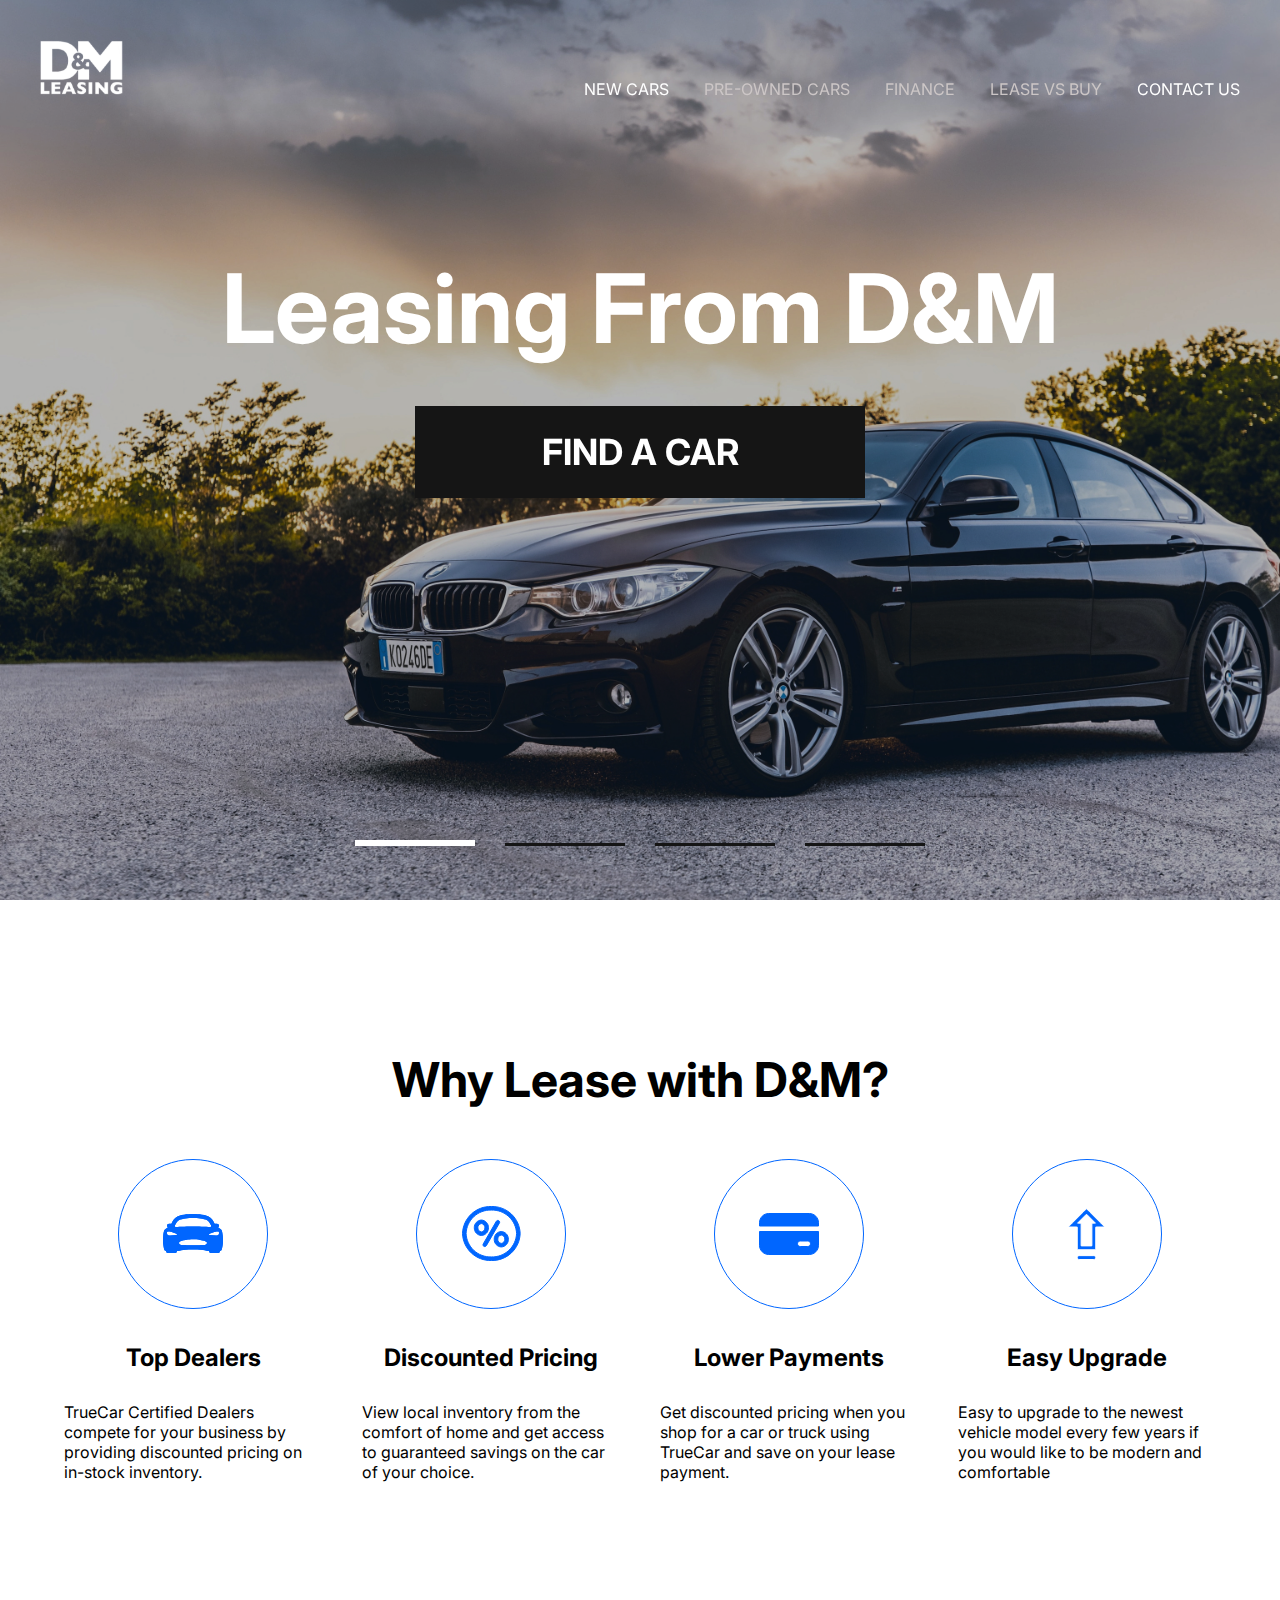
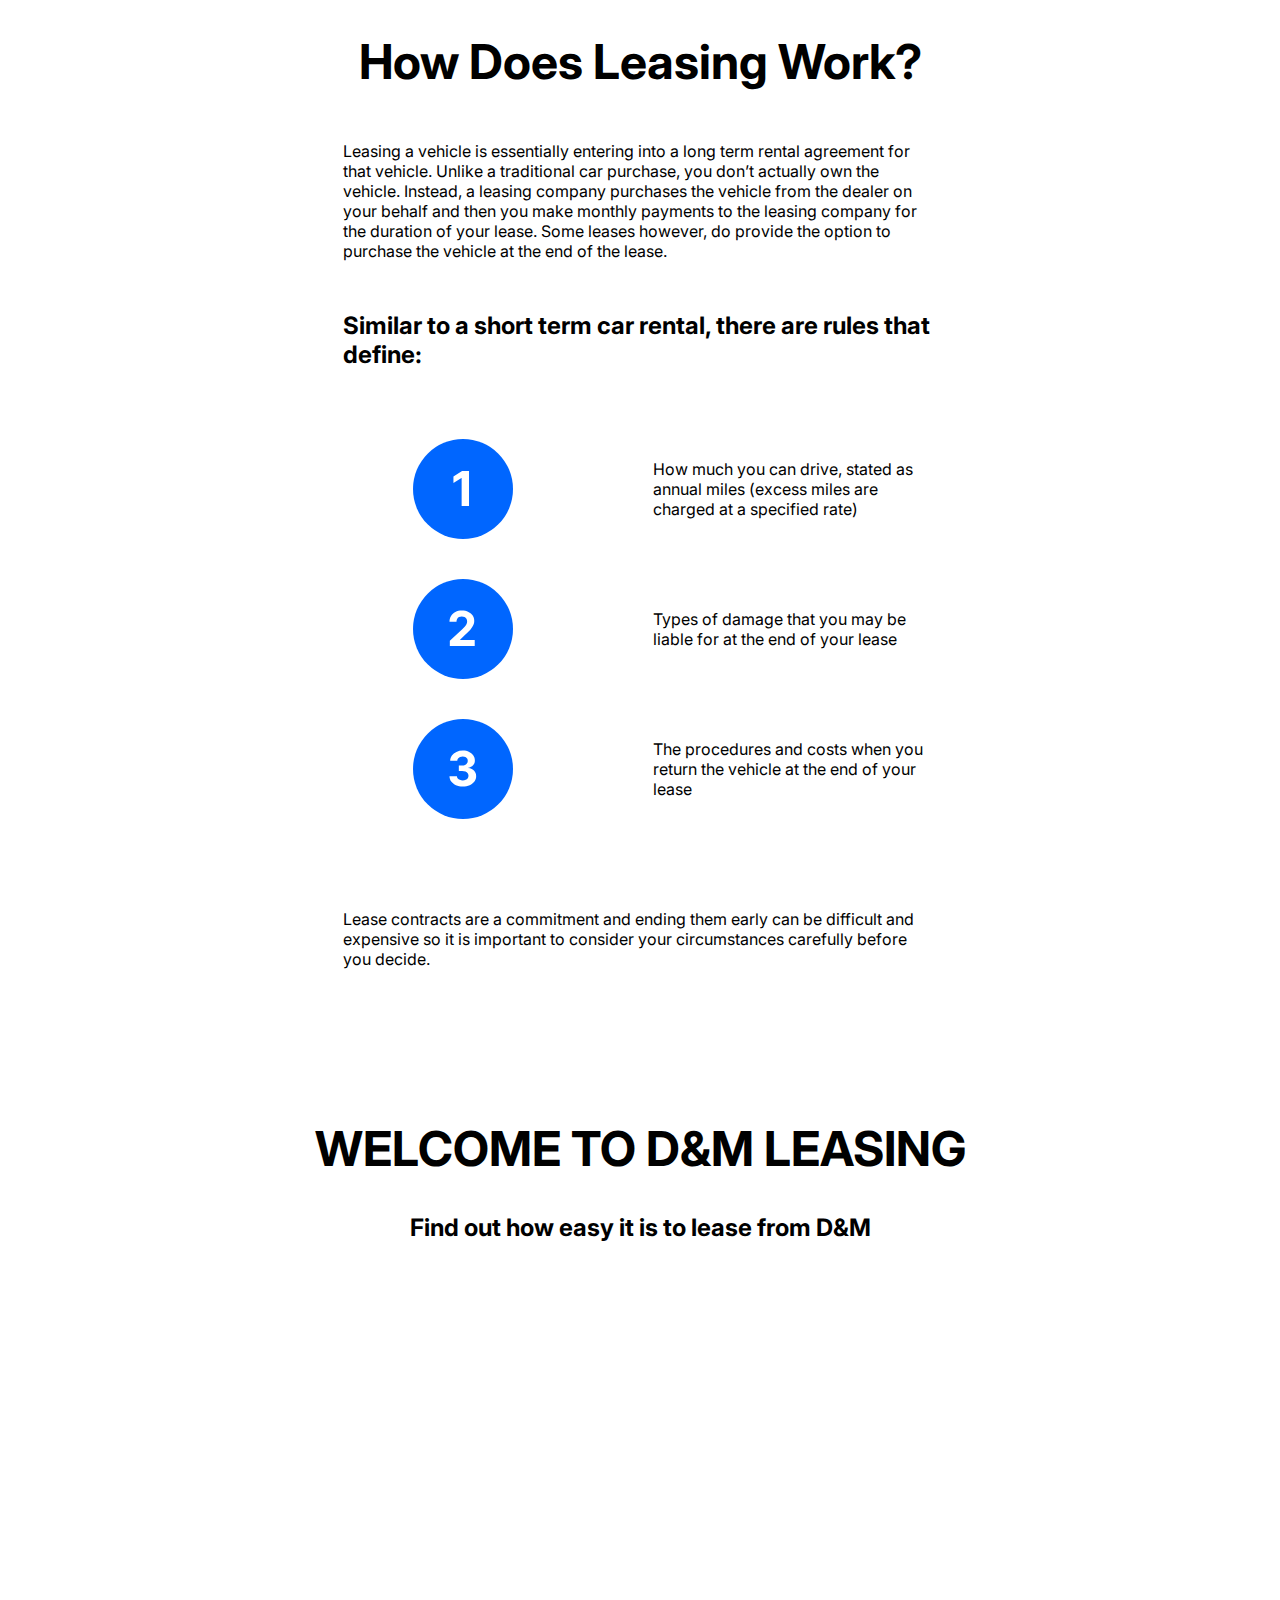
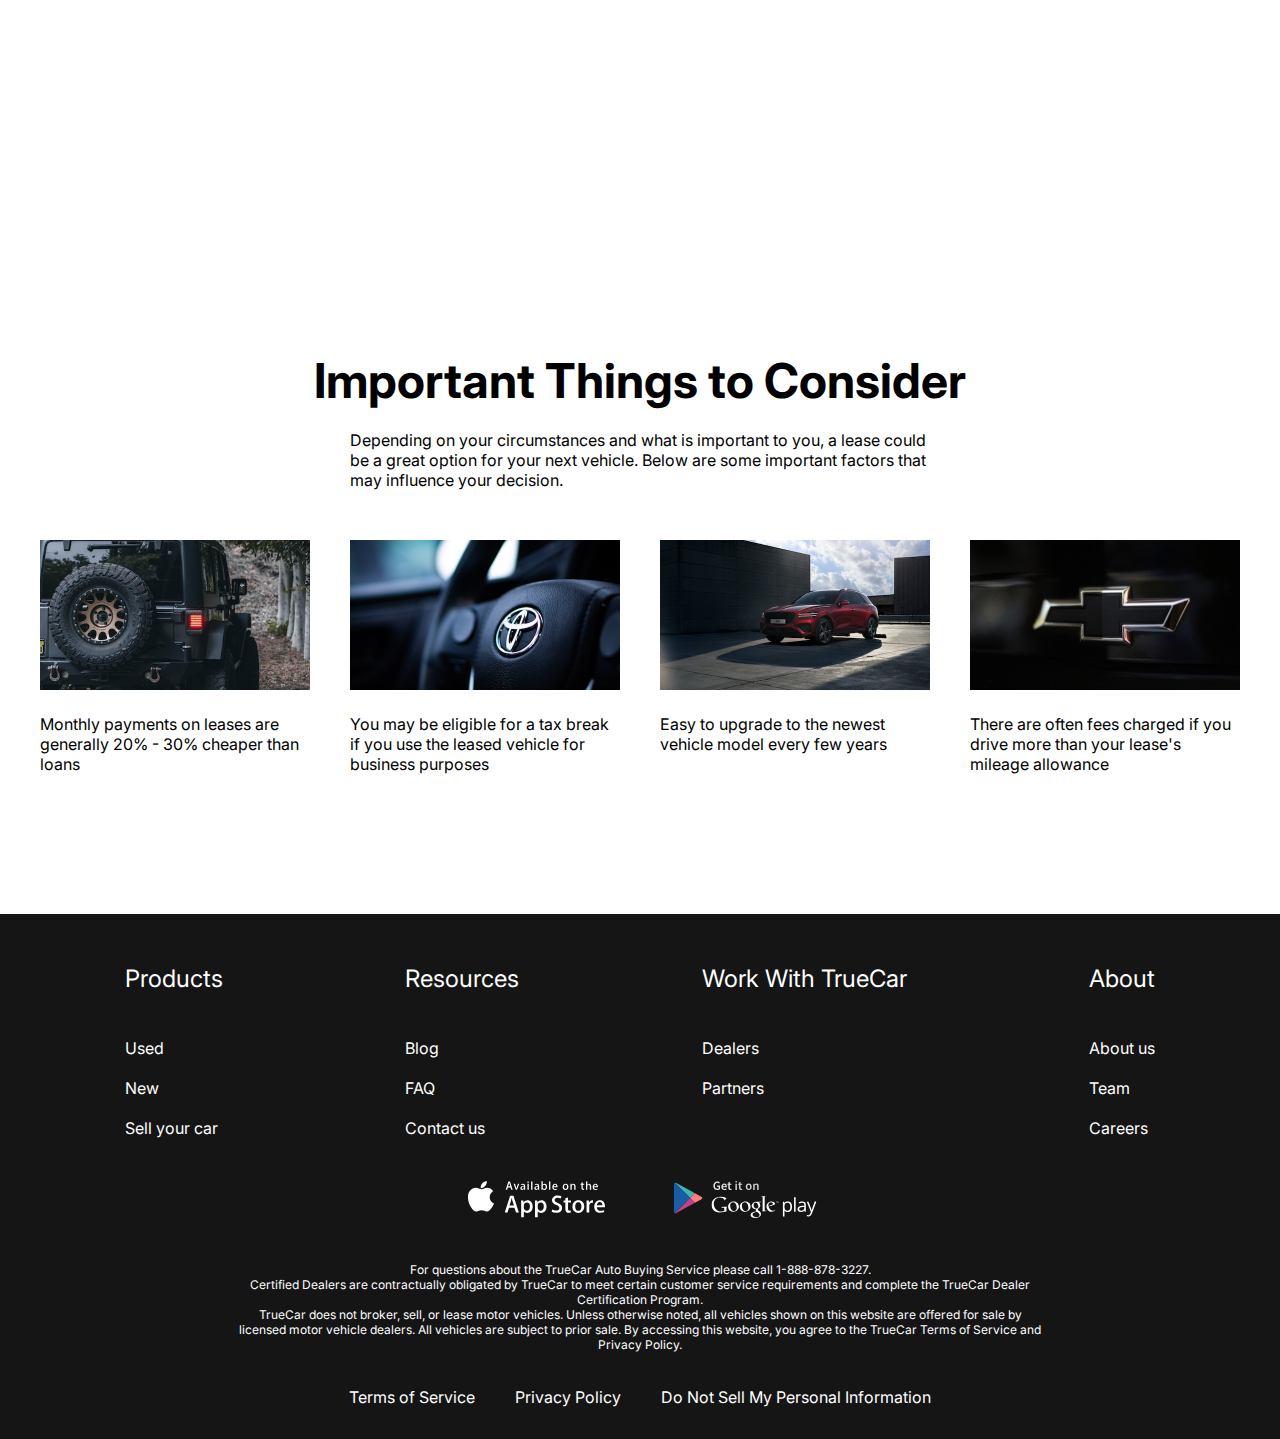
<file: index.html>
<!DOCTYPE html>
<html lang="en">
<head>
    <meta charset="UTF-8">
    <meta http-equiv="X-UA-Compatible" content="IE=edge">
    <meta name="viewport" content="width=device-width, initial-scale=1.0">
    <title>Document</title>
    <link rel="preconnect" href="https://fonts.googleapis.com">
<link rel="preconnect" href="https://fonts.gstatic.com" crossorigin>
<link href="https://fonts.googleapis.com/css2?family=Inter:wght@400;700&display=swap" rel="stylesheet">
<link rel="stylesheet" href="https://cdn.jsdelivr.net/npm/swiper@9/swiper-bundle.min.css"/>   
<link rel="stylesheet" href="assets/css/style.css">
</head>
<body>

    <div class="page">
        <div class="intro">
             <header class="header header_main">
        <div class="container">
            
            <div class="header_inner"> 
                    <a class="logo" href="#" alt="header">
                    <img class="logo_img" src="assets/images/dm-white 1.svg" alt="">
                </a>
                
                <div class="hamburger-lines" id="burger">
                    <span class="line line1"></span>
                    <span class="line line2"></span>
                    <span class="line line3"></span>
                 </div>
                <nav class="menu" id="menu">
                    <ul class="menu_list">
                        <li class="menu_list_item">
                            <a href="new-car.html" class="menu_list_link">New cars</a></li>
                        <li class="menu_list_item">
                            <a href="#" class="menu_list_link menu_list_link--disabled">Pre-owned cars</a></li>
                            <li class="menu_list_item">
                                <a href="#" class="menu_list_link menu_list_link--disabled">Finance</a></li>
                            <li class="menu_list_item">
                                <a href="#" class="menu_list_link menu_list_link--disabled">Lease vs buy</a></li>
                        <li class="menu_list_item">
                            <a href="contacts.html" class="menu_list_link">Contact us</a></li>
                    </ul>
                </nav>
            </div>
            </div>
            </header>
        </div>
    
        <!-- Main -->
    <main class="main">
        <section class="top">
            <div class="container">
                <h1 class="tittle">Leasing From D&M</h1>
                <a href="#" class="top_btn">FIND A CAR</a>
            </div>
        </section>
        <div class="slider">      
            <div class="swiper mySwiper">
                <div class="swiper-wrapper">
                  <div class="swiper-slide" style="background-image: url(assets/images/Rectangle3.jpg);"></div>
                  <div class="swiper-slide" style="background-image: url(assets/images/car2.jpg);"></div>
                  <div class="swiper-slide" style="background-image: url(assets/images/Rectangle3.jpg);"></div>
                  <div class="swiper-slide" style="background-image: url(assets/images/car2.jpg);"></div>
                </div>
                <div class="swiper-pagination"></div>
              </div>
        </div>

        <!-- Why -->
        <section class="section">
            <div class="container">
                <h1 class="section_tittle">Why Lease with D&M?</h2>
                <ul class="why_list">
                    <li class="why_list_item">
                        <img class="why_img" src="assets/images/why1.svg" alt="">
                        <div class="why_list_tittle">Top Dealers</div>
                        <div class="why_list_text">TrueCar Certified Dealers compete 
                            for your business by providing discounted pricing on in-stock inventory.</div>
                    </li>
                    <li class="why_list_item">
                        <img class="why_img" src="assets/images/why2.svg" alt="">
                        <div class="why_list_tittle">Discounted Pricing</div>
                        <div class="why_list_text">View local inventory from the comfort of home and get access to guaranteed savings on the car of your choice.</div>
                    
                    </li>
                    <li class="why_list_item">
                        <img class="why_img" src="assets/images/why3.svg" alt="">
                        <div class="why_list_tittle">Lower Payments</div>
                        <div class="why_list_text">Get discounted pricing when you shop for a car or truck using TrueCar and save on your lease payment.</div>
                    
                    </li>
                    <li class="why_list_item">
                        <img class="why_img" src="assets/images/why4.svg" alt="">
                        <div class="why_list_tittle">Easy Upgrade</div>
                        <div class="why_list_text">Easy to upgrade to the newest vehicle model every few years if you would like to be modern and comfortable</div>
                    
                    </li>
                </ul>
            </div>
        </section>

        <!-- How work -->
        <section class="section">
            <div class="container-work">
                <h2 class="section_tittle">How Does Leasing Work?</h2>
                <p>Leasing a vehicle is essentially entering into a long term rental agreement for that vehicle. Unlike a traditional car purchase, you don’t actually own the vehicle. Instead,
                     a leasing company purchases the vehicle from the dealer on your behalf and then you make monthly payments to the leasing company for the duration of your lease.
                    Some leases however, do provide the option to purchase the vehicle at the end of the lease.
                </p>
                <h3 class="work_tittle">Similar to a short term car rental, there are rules that define:</h3>
                <ul class="work_list">
                    <li class="work_item">
                        <img class="work_img" src="assets/images/number1.svg" alt="">
                        <div class="work_list_text">How much you can drive, stated as annual miles (excess miles are charged at a specified rate)</div>
                    </li>
                    <li class="work_item">
                        <img class="work_img" src="assets/images/number2.svg" alt="">
                        <div class="work_list_text">Types of damage that you may be liable for at the end of your lease</div>
                    </li>
                    <li class="work_item">
                        <img class="work_img" src="assets/images/number3.svg" alt="">
                        <div class="work_list_text">The procedures and costs when you return the vehicle at the end of your lease</div>
                    </li>
                </ul>
                <p>Lease contracts are a commitment and ending them early can be difficult and expensive so it is important
                     to consider your circumstances carefully before you decide.
                    </p>
            </div>
        </section>
        <!-- Video -->
        <section class="section">
            <div class="container-video">
                <h2 class="section_tittle s_video_tittle">WELCOME TO D&M LEASING</h2>
                <h3 class="video_tittle">Find out how easy it is to lease from D&M</h3>
                <iframe class="video_content" width="1000" height="500" src="https://www.youtube.com/embed/XuFtFjIcHxY" title="YouTube video player" frameborder="0" allow="accelerometer; autoplay; clipboard-write; encrypted-media; gyroscope; picture-in-picture; web-share" allowfullscreen></iframe>
            </div>
        </section>
        <!-- Importatn things -->
        <section class="section">
            <div class="container">
                <h2 class="section_tittle imp_tittle">Important Things to Consider</h2>
                <p class="imp_prg">Depending on your circumstances and what is important to you, a lease could be a great option for your next vehicle. 
                    Below are some important factors that may influence your decision.
                </p>
                <ul class="imp_list">
                    <li class="imp_item">
                        <img src="assets/images/imp1.svg" alt="" class="imp_img">
                        <div class="imp_text">Monthly payments on leases are generally 20% - 30% cheaper than loans</div>
                    </li>
                    <li class="imp_item">
                        <img src="assets/images/imp2.svg" alt="" class="imp_img">
                        <div class="imp_text">You may be eligible for a tax break if you use the leased vehicle for business purposes</div>
                    </li>
                    <li class="imp_item">
                        <img src="assets/images/imp3.svg" alt="" class="imp_img">
                        <div class="imp_text">Easy to upgrade to the newest vehicle model every few years</div>
                    </li>
                    <li class="imp_item">
                        <img src="assets/images/imp4.svg" alt="" class="imp_img">
                        <div class="imp_text">There are often fees charged if you drive more than your lease's mileage allowance</div>
                    </li>
                </ul>
    </main>

    <!-- Footer -->

    <footer class="footer">
        <div class="container">
            <nav class="footer_menu">
                <ul class="footer_menu_list">
                    <li class="footer_list_item"><p class="footer_list_tittle">Products</p></li>
                    <li class="footer_list_item"><a class="footer_menu_link" href="#">Used</a></li>
                    <li class="footer_list_item"><a class="footer_menu_link"href="#">New</a></li>
                    <li class="footer_list_item"><a class="footer_menu_link" href="#" >Sell your car</a></li>
                </ul>
                <ul class="footer_list">
                    <li class="footer_list_item"><p class="footer_list_tittle">Resources</p></li>
                    <li class="footer_list_item"><a class="footer_menu_link" href="#">Blog</a></li>
                    <li class="footer_list_item"><a class="footer_menu_link" href="#" >FAQ</a></li>
                    <li class="footer_list_item"><a class="footer_menu_link" href="#" >Contact us</a></li>

                </ul>
                <ul class="footer_list">
                    <li class="footer_list_item"><p class="footer_list_tittle">Work With TrueCar</p></li>
                    <li class="footer_list_item"><a class="footer_menu_link" href="#" >Dealers</a></li>
                    <li class="footer_list_item"><a class="footer_menu_link" href="#" >Partners</a></li>

                </ul>
                <ul class="footer_list">
                    <li class="footer_list_item"><p class="footer_list_tittle">About</p></li>
                    <li class="footer_list_item"><a class="footer_menu_link" href="#" >About us</a></li>
                    <li class="footer_list_item"><a class="footer_menu_link" href="#" >Team</a></li>
                    <li class="footer_list_item"><a class="footer_menu_link" href="#" >Careers</a></li>

                </ul>
            </nav>

            <ul class="app">
                <li class="app_item"><a href="#" class="app_item_link">
                    <img class="app_img" src="assets/images/appStore.svg" alt=""></a>
                </li>
                <li class="app_item"><a href="#" class="app_item_link">
                    <img class="app_img" src="assets/images/googlePlay.svg" alt=""></a>
                </li>
            </ul>

            <div class="footer_desription">
                <p class="footer_desription_text">For questions about the TrueCar Auto Buying Service please call 1-888-878-3227.
                </p>
                <p class="footer_desription_text">Certified Dealers are contractually obligated by TrueCar to meet certain customer service requirements and complete the TrueCar Dealer Certification Program.
                </p>
                <p class="footer_desription_text">TrueCar does not broker, sell, or lease motor vehicles. Unless otherwise noted, all vehicles shown on this website are offered for sale by licensed motor vehicle dealers. All vehicles are subject to prior sale. 
                    By accessing this website, you agree to the TrueCar Terms of Service and Privacy Policy.</p>
            </div>
            <nav class="footer_nav">
                <ul class="footer_nav_menu">
                    <li class="foot_nav_item"><a href="#" class="foot_nav_link">Terms of Service</a></li>
                    <li class="foot_nav_item"><a href="#" class="foot_nav_link">Privacy Policy</a></li>
                    <li class="foot_nav_item"><a href="#" class="foot_nav_link">Do Not Sell My Personal Information</a></li>
                </ul>
            </nav>
        </div>
        
    </footer>

        </div>
    
   
        <script src="https://cdn.jsdelivr.net/npm/swiper@9/swiper-bundle.min.js"></script>
        <script src="/assets/js/main.js"></script>


</body>
</html>
</file>
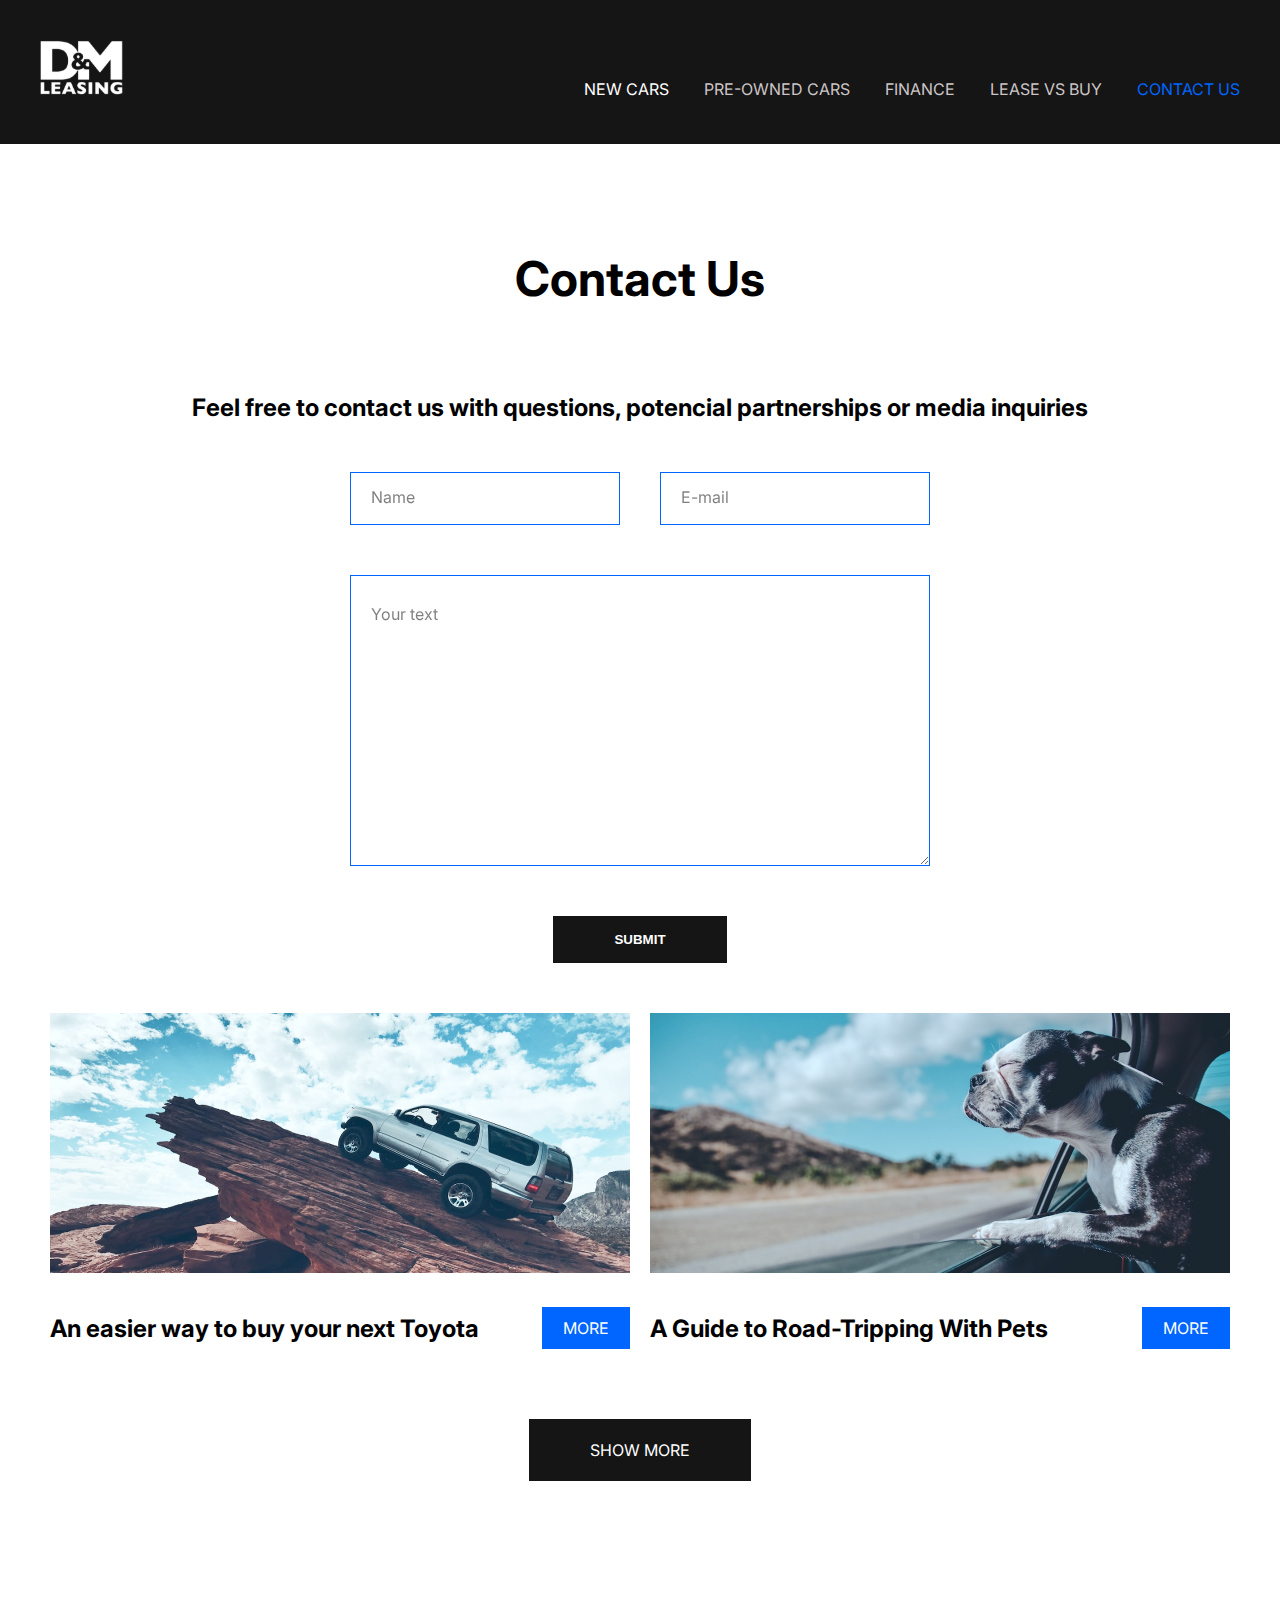
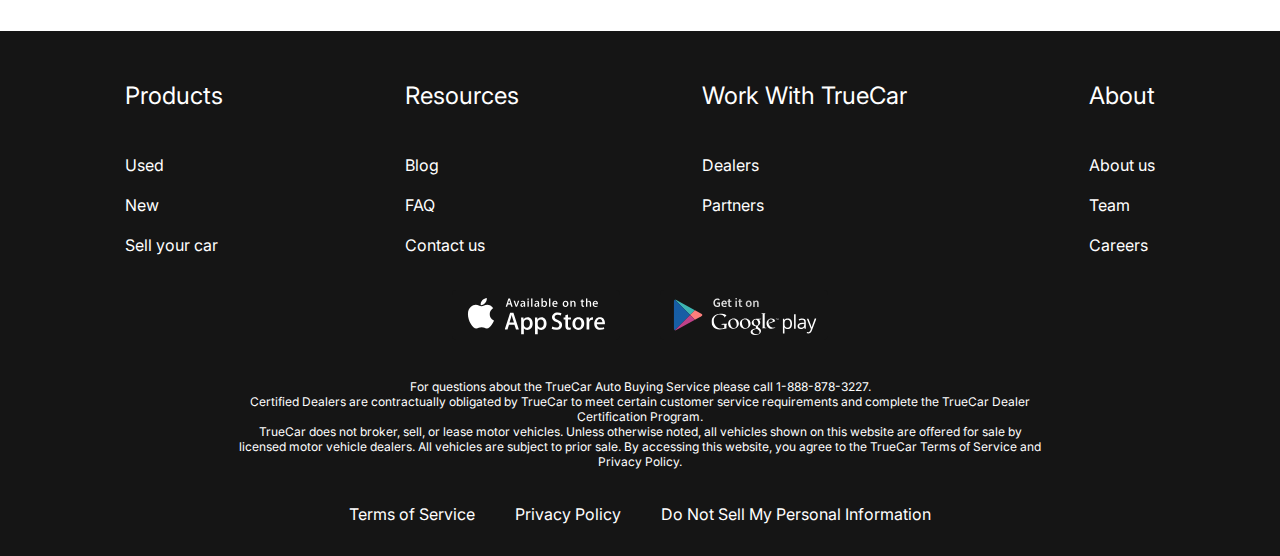
<file: contacts.html>
<!DOCTYPE html>
<html lang="en">
<head>
    <meta charset="UTF-8">
    <meta http-equiv="X-UA-Compatible" content="IE=edge">
    <meta name="viewport" content="width=device-width, initial-scale=1.0">
    <title>Document</title>
    <link rel="preconnect" href="https://fonts.googleapis.com">
<link rel="preconnect" href="https://fonts.gstatic.com" crossorigin>
<link href="https://fonts.googleapis.com/css2?family=Inter:wght@400;700&display=swap" rel="stylesheet">
    <link rel="stylesheet" href="assets/css/style.css">
</head>
<body>
    <div class="page">
        <!-- Intro -->
        <div class="intro">
             <header class="header">
        <div class="container">
            <div class="header_inner"> 
                    <a class="logo" href="index.html" alt="header">
                    <img class="logo_img" src="assets/images/dm-white 1.svg" alt="">
                </a>
                <div class="hamburger-lines" id="burger">
                    <span class="line line1"></span>
                    <span class="line line2"></span>
                    <span class="line line3"></span>
                 </div>
                <nav class="menu" id="menu">
                    <ul class="menu_list">
                        <li class="menu_list_item">
                            <a href="new-car.html" class="menu_list_link">New cars</a></li>
                        <li class="menu_list_item">
                            <a href="#" class="menu_list_link menu_list_link--disabled">Pre-owned cars</a></li>
                            <li class="menu_list_item">
                                <a href="#" class="menu_list_link menu_list_link--disabled">Finance</a></li>
                            <li class="menu_list_item">
                                <a href="#" class="menu_list_link menu_list_link--disabled">Lease vs buy</a></li>
                        <li class="menu_list_item">
                            <a href="#" class="menu_list_link--active">Contact us</a></li>
                    </ul>
                </nav>
            </div>
        </div>
    </header>
        </div>
        <!-- Contact -->
    <main class="main">
        <section class="section section_contact">
            <div class="container"> 
            <h2 class="section_tittle contact_tittle">Contact Us</h2>
            <h3 class="contact_subtittle">Feel free to contact us with questions, potencial partnerships or media inquiries</h3>
            <form action="#" class="form">
                <input class="form_input" type="text" placeholder="Name">
                <input class="form_input" type="email" placeholder="E-mail">
                <textarea class="input_textarea" placeholder="Your text"></textarea>
                <button class="input_btn" type="submit">Submit</button>
            </form>
            <div class="blog">
                <ul class="contact_list">
                <li class="contact_item">
                    <img src="assets/images/contact1.jpg" alt="" class="contact_img">
                    <div class="contact_disc">
                        <a class="contact_text" href="#">An easier way to buy your next Toyota</a>
                        <a class="contact_more" href="">more</a>
                    </div>
                    
                </li>
                <li class="contact_item">
                    <img src="assets/images/contact2.jpg" alt="" class="contact_img">
                    <div class="contact_disc">
                        <a class="contact_text" href="#">A Guide to Road-Tripping With Pets</a>
                        <a class="contact_more" href="">more</a>
                    </div>
                </li>
            </ul>
                <div class="contact-div-btn">
                    <a href="#" class="top_btn contact_btn">Show more</a>
                </div>
                
            
            </div>
            
        </div>
           
        </section>
    </main>
    <!-- Footer -->

    <footer class="footer">
        <div class="container">
            <nav class="footer_menu">
                <ul class="footer_menu_list">
                    <li class="footer_list_item"><p class="footer_list_tittle">Products</p></li>
                    <li class="footer_list_item"><a class="footer_menu_link" href="#">Used</a></li>
                    <li class="footer_list_item"><a class="footer_menu_link"href="#">New</a></li>
                    <li class="footer_list_item"><a class="footer_menu_link" href="#" >Sell your car</a></li>
                </ul>
                <ul class="footer_list">
                    <li class="footer_list_item"><p class="footer_list_tittle">Resources</p></li>
                    <li class="footer_list_item"><a class="footer_menu_link" href="#">Blog</a></li>
                    <li class="footer_list_item"><a class="footer_menu_link" href="#" >FAQ</a></li>
                    <li class="footer_list_item"><a class="footer_menu_link" href="#" >Contact us</a></li>

                </ul>
                <ul class="footer_list">
                    <li class="footer_list_item"><p class="footer_list_tittle">Work With TrueCar</p></li>
                    <li class="footer_list_item"><a class="footer_menu_link" href="#" >Dealers</a></li>
                    <li class="footer_list_item"><a class="footer_menu_link" href="#" >Partners</a></li>

                </ul>
                <ul class="footer_list">
                    <li class="footer_list_item"><p class="footer_list_tittle">About</p></li>
                    <li class="footer_list_item"><a class="footer_menu_link" href="#" >About us</a></li>
                    <li class="footer_list_item"><a class="footer_menu_link" href="#" >Team</a></li>
                    <li class="footer_list_item"><a class="footer_menu_link" href="#" >Careers</a></li>

                </ul>
            </nav>

            <ul class="app">
                <li class="app_item"><a href="#" class="app_item_link">
                    <img class="app_img" src="assets/images/appStore.svg" alt=""></a>
                </li>
                <li class="app_item"><a href="#" class="app_item_link">
                    <img class="app_img" src="assets/images/googlePlay.svg" alt=""></a>
                </li>
            </ul>

            <div class="footer_desription">
                <p class="footer_desription_text">For questions about the TrueCar Auto Buying Service please call 1-888-878-3227.
                </p>
                <p class="footer_desription_text">Certified Dealers are contractually obligated by TrueCar to meet certain customer service requirements and complete the TrueCar Dealer Certification Program.
                </p>
                <p class="footer_desription_text">TrueCar does not broker, sell, or lease motor vehicles. Unless otherwise noted, all vehicles shown on this website are offered for sale by licensed motor vehicle dealers. All vehicles are subject to prior sale. 
                    By accessing this website, you agree to the TrueCar Terms of Service and Privacy Policy.</p>
            </div>
            <nav class="footer_nav">
                <ul class="footer_nav_menu">
                    <li class="foot_nav_item"><a href="#" class="foot_nav_link">Terms of Service</a></li>
                    <li class="foot_nav_item"><a href="#" class="foot_nav_link">Privacy Policy</a></li>
                    <li class="foot_nav_item"><a href="#" class="foot_nav_link">Do Not Sell My Personal Information</a></li>
                </ul>
            </nav>
        </div>
    </footer>
        </div>

        <script src="/assets/js/main.js"></script>

</body>
</html>
</file>
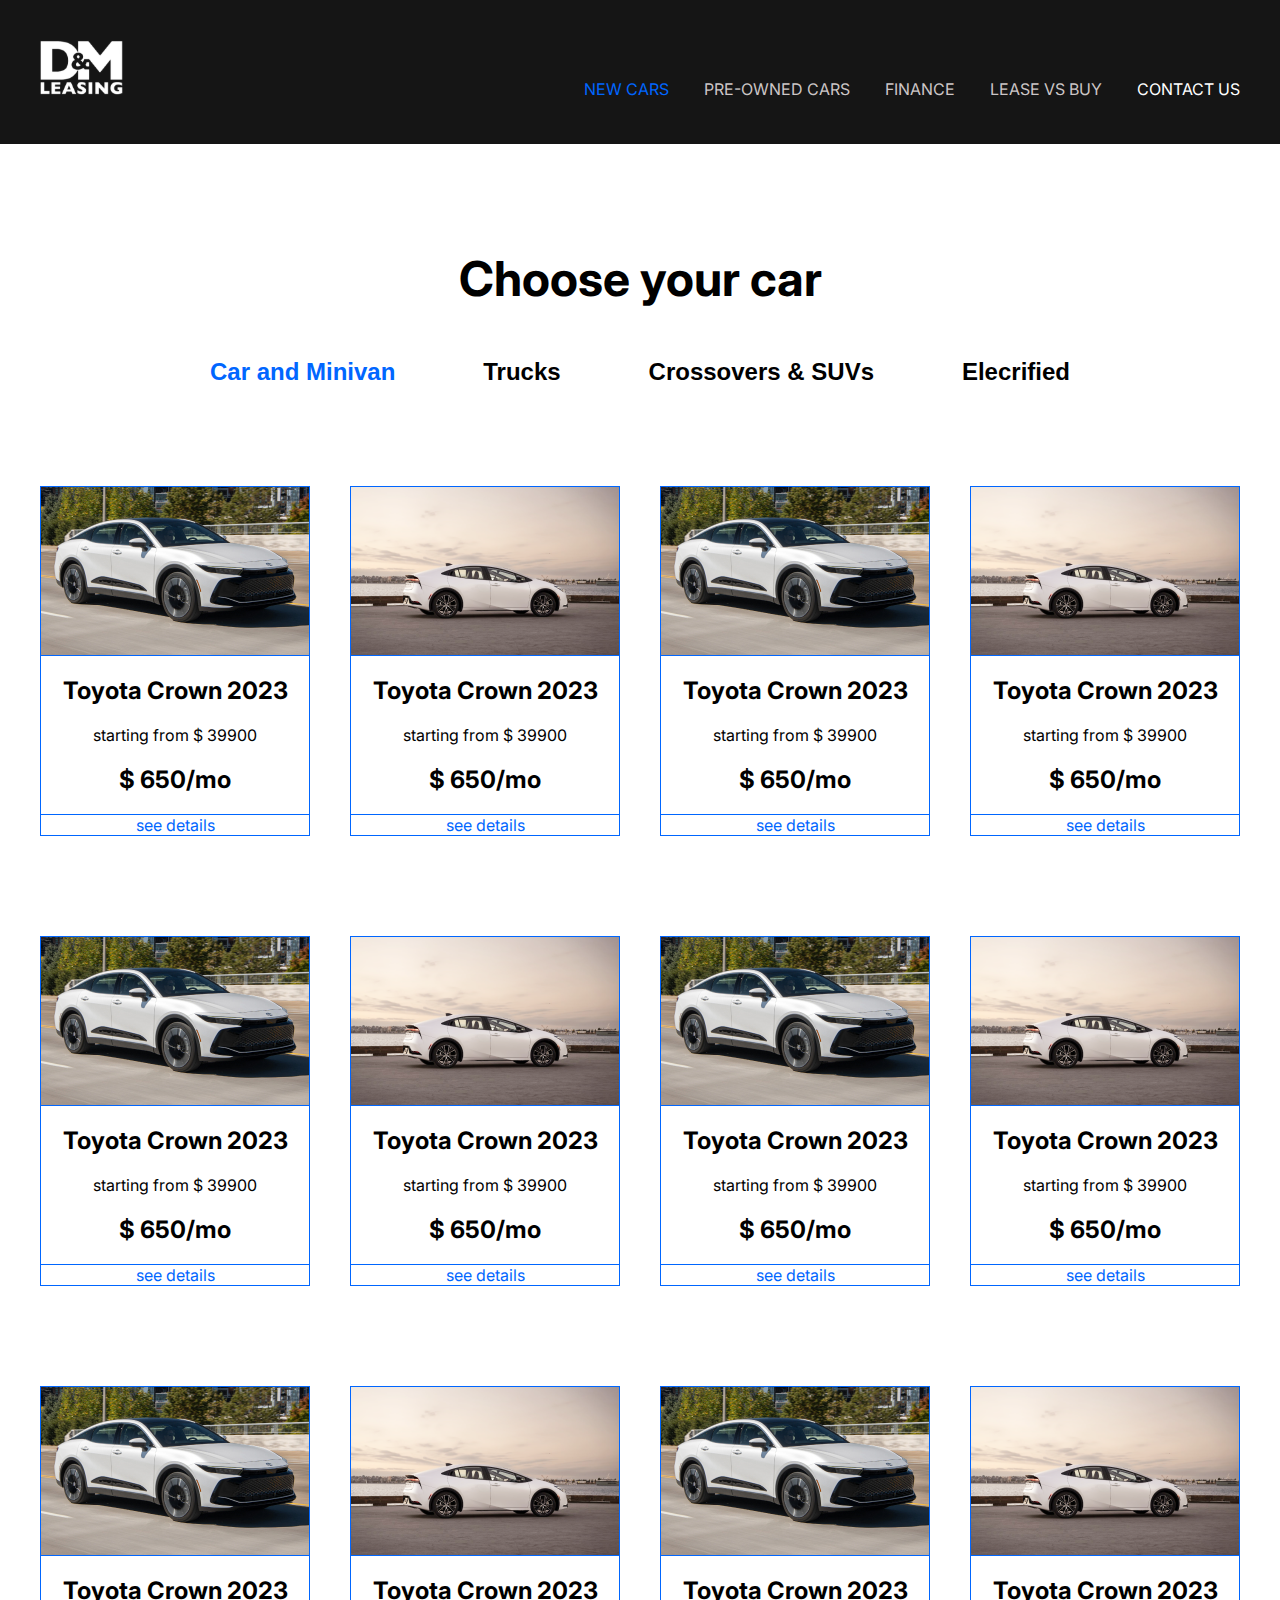
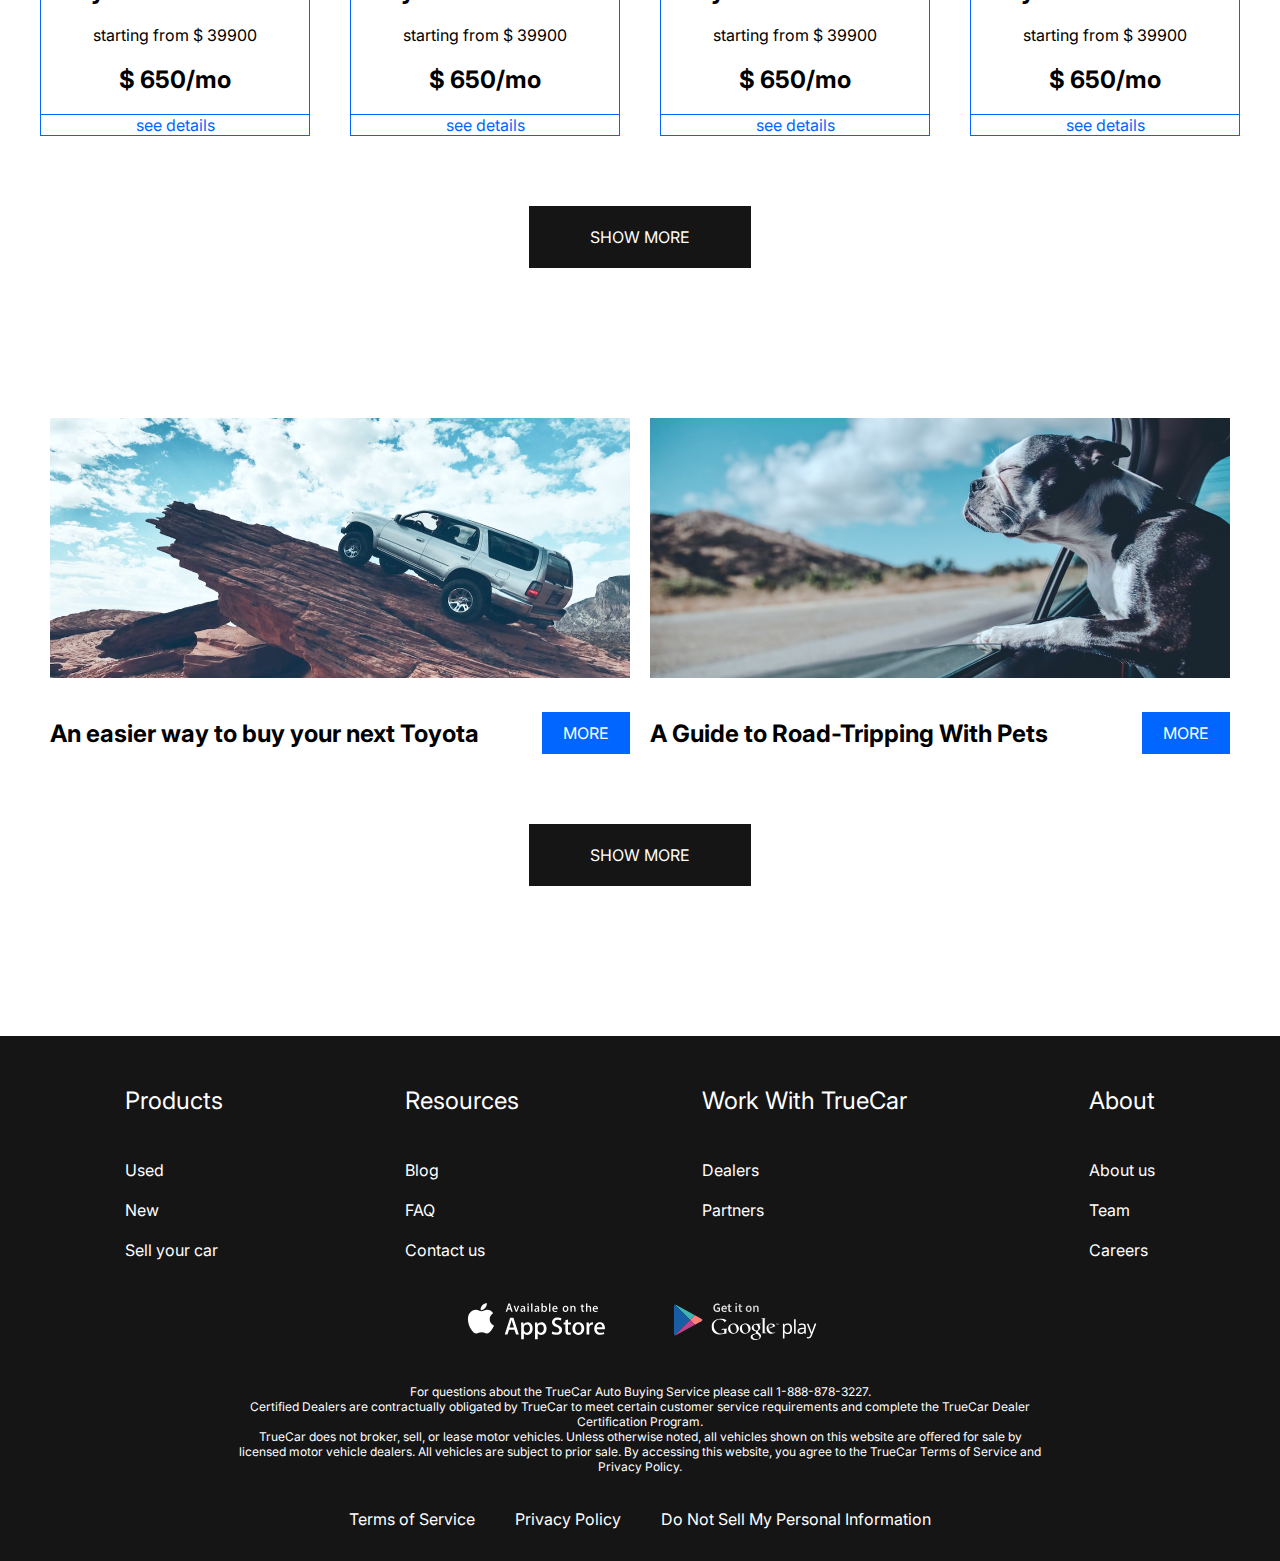
<file: new-car.html>
<!DOCTYPE html>
<html lang="en">
<head>
    <meta charset="UTF-8">
    <meta http-equiv="X-UA-Compatible" content="IE=edge">
    <meta name="viewport" content="width=device-width, initial-scale=1.0">
    <title>Document</title>
    <link rel="preconnect" href="https://fonts.googleapis.com">
<link rel="preconnect" href="https://fonts.gstatic.com" crossorigin>
<link href="https://fonts.googleapis.com/css2?family=Inter:wght@400;700&display=swap" rel="stylesheet">
    <link rel="stylesheet" href="assets/css/style.css">
</head>
<body>
    <div class="page">
        <!-- Intro -->
        <div class="intro">
             <header class="header">
        <div class="container">
            <div class="header_inner"> 
                    <a class="logo" href="index.html" alt="header">
                    <img class="logo_img" src="assets/images/dm-white 1.svg" alt="">
                </a>
                <div class="hamburger-lines" id="burger">
                    <span class="line line1"></span>
                    <span class="line line2"></span>
                    <span class="line line3"></span>
                 </div>
                <nav class="menu" id="menu">
                    <ul class="menu_list">
                        <li class="menu_list_item">
                            <a href="#" class="menu_list_link--active">New cars</a></li>
                        <li class="menu_list_item">
                            <a href="#" class="menu_list_link menu_list_link--disabled">Pre-owned cars</a></li>
                        <li class="menu_list_item">
                            <a href="#" class="menu_list_link menu_list_link--disabled">Finance</a></li>
                        <li class="menu_list_item">
                            <a href="#" class="menu_list_link menu_list_link--disabled">Lease vs buy</a></li>
                        <li class="menu_list_item">
                            <a href="contacts.html" class="menu_list_link">Contact us</a></li>
                    </ul>
                </nav>
            </div>
        </div>
    </header>
        </div>
        
    <main class="main">
        <section class="section new-car">
            <div class="container">
                <h2 class="section_tittle ">Choose your car</h2>
                <div class="tabs">
                    <div class="tabs_btn">
                        <button class="tabs_btn_item tabs_btn_item-active" data-button="content-1">Car and Minivan</button>
                        <button class="tabs_btn_item" data-button="content-2">Trucks</button>
                        <button class="tabs_btn_item" data-button="content-3">Crossovers & SUVs</button>
                        <button class="tabs_btn_item" data-button="content-4">Elecrified</button>
                    </div>
                    <div class="tabs_content">
                        <div class="tabs_content_item tabs_content_item-active" id="content-1">
                            <div class="car_card">
                                <img src="assets/images/card-1.jpg" alt="" class="card_img">
                                <div class="card_content">
                                    <h4 class="card_tittle">Toyota Crown 2023</h4>
                                    <p class="card_text">starting from $ 39900</p>
                                    <h4 class="card_price">$ 650/mo</h4>
                                </div>
                                <a href="" class="card_link">see details</a>
                            </div>

                            <div class="car_card">
                                <img src="assets/images/card-2.png" alt="" class="card_img">
                                <div class="card_content">
                                    <h4 class="card_tittle">Toyota Crown 2023</h4>
                                    <p class="card_text">starting from $ 39900</p>
                                    <h4 class="card_price">$ 650/mo</h4>
                                </div>
                                <a href="" class="card_link">see details</a>
                            </div>

                            <div class="car_card">
                                <img src="assets/images/card-1.jpg" alt="" class="card_img">
                                <div class="card_content">
                                    <h4 class="card_tittle">Toyota Crown 2023</h4>
                                    <p class="card_text">starting from $ 39900</p>
                                    <h4 class="card_price">$ 650/mo</h4>
                                </div>
                                <a href="" class="card_link">see details</a>
                            </div>

                            <div class="car_card">
                                <img src="assets/images/card-2.png" alt="" class="card_img">
                                <div class="card_content">
                                    <h4 class="card_tittle">Toyota Crown 2023</h4>
                                    <p class="card_text">starting from $ 39900</p>
                                    <h4 class="card_price">$ 650/mo</h4>
                                </div>
                                <a href="" class="card_link">see details</a>
                            </div>

                            <div class="car_card">
                                <img src="assets/images/card-1.jpg" alt="" class="card_img">
                                <div class="card_content">
                                    <h4 class="card_tittle">Toyota Crown 2023</h4>
                                    <p class="card_text">starting from $ 39900</p>
                                    <h4 class="card_price">$ 650/mo</h4>
                                </div>
                                <a href="" class="card_link">see details</a>
                            </div>

                            <div class="car_card">
                                <img src="assets/images/card-2.png" alt="" class="card_img">
                                <div class="card_content">
                                    <h4 class="card_tittle">Toyota Crown 2023</h4>
                                    <p class="card_text">starting from $ 39900</p>
                                    <h4 class="card_price">$ 650/mo</h4>
                                </div>
                                <a href="" class="card_link">see details</a>
                            </div>

                            <div class="car_card">
                                <img src="assets/images/card-1.jpg" alt="" class="card_img">
                                <div class="card_content">
                                    <h4 class="card_tittle">Toyota Crown 2023</h4>
                                    <p class="card_text">starting from $ 39900</p>
                                    <h4 class="card_price">$ 650/mo</h4>
                                </div>
                                <a href="" class="card_link">see details</a>
                            </div>

                            <div class="car_card">
                                <img src="assets/images/card-2.png" alt="" class="card_img">
                                <div class="card_content">
                                    <h4 class="card_tittle">Toyota Crown 2023</h4>
                                    <p class="card_text">starting from $ 39900</p>
                                    <h4 class="card_price">$ 650/mo</h4>
                                </div>
                                <a href="" class="card_link">see details</a>
                            </div>

                            <div class="car_card">
                                <img src="assets/images/card-1.jpg" alt="" class="card_img">
                                <div class="card_content">
                                    <h4 class="card_tittle">Toyota Crown 2023</h4>
                                    <p class="card_text">starting from $ 39900</p>
                                    <h4 class="card_price">$ 650/mo</h4>
                                </div>
                                <a href="" class="card_link">see details</a>
                            </div>

                            <div class="car_card">
                                <img src="assets/images/card-2.png" alt="" class="card_img">
                                <div class="card_content">
                                    <h4 class="card_tittle">Toyota Crown 2023</h4>
                                    <p class="card_text">starting from $ 39900</p>
                                    <h4 class="card_price">$ 650/mo</h4>
                                </div>
                                <a href="" class="card_link">see details</a>
                            </div>

                            <div class="car_card">
                                <img src="assets/images/card-1.jpg" alt="" class="card_img">
                                <div class="card_content">
                                    <h4 class="card_tittle">Toyota Crown 2023</h4>
                                    <p class="card_text">starting from $ 39900</p>
                                    <h4 class="card_price">$ 650/mo</h4>
                                </div>
                                <a href="" class="card_link">see details</a>
                            </div>

                            <div class="car_card">
                                <img src="assets/images/card-2.png" alt="" class="card_img">
                                <div class="card_content">
                                    <h4 class="card_tittle">Toyota Crown 2023</h4>
                                    <p class="card_text">starting from $ 39900</p>
                                    <h4 class="card_price">$ 650/mo</h4>
                                </div>
                                <a href="" class="card_link">see details</a>
                            </div>
                        </div>

                        <div class="tabs_content_item" id="content-2"> 
                            <div class="car_card">
                            <img src="assets/images/card-5.png" alt="" class="card_img">
                            <div class="card_content">
                                <h4 class="card_tittle">Toyota Crown 2023</h4>
                                <p class="card_text">starting from $ 39900</p>
                                <h4 class="card_price">$ 650/mo</h4>
                            </div>
                            <a href="" class="card_link">see details</a>
                            </div>
                        </div>

                        <div class="tabs_content_item" id="content-3"> 
                            <div class="car_card">
                            <img src="assets/images/card-4.png" alt="" class="card_img">
                            <div class="card_content">
                                <h4 class="card_tittle">Toyota Crown 2023</h4>
                                <p class="card_text">starting from $ 39900</p>
                                <h4 class="card_price">$ 650/mo</h4>
                            </div>
                            <a href="" class="card_link">see details</a>
                            </div> 

                            <div class="car_card">
                            <img src="assets/images/card-4.png" alt="" class="card_img">
                            <div class="card_content">
                                <h4 class="card_tittle">Toyota Crown 2023</h4>
                                <p class="card_text">starting from $ 39900</p>
                                <h4 class="card_price">$ 650/mo</h4>
                            </div>
                            <a href="" class="card_link">see details</a>
                        </div>
                    </div>

                        <div class="tabs_content_item" id="content-4"> 
                            <div class="car_card">
                            <img src="assets/images/card-3.png" alt="" class="card_img">
                            <div class="card_content">
                                <h4 class="card_tittle">Toyota Crown 2023</h4>
                                <p class="card_text">starting from $ 39900</p>
                                <h4 class="card_price">$ 650/mo</h4>
                            </div>
                            <a href="" class="card_link">see details</a>
                        </div> 
                        
                        <div class="car_card">
                            <img src="assets/images/card-3.png" alt="" class="card_img">
                            <div class="card_content">
                                <h4 class="card_tittle">Toyota Crown 2023</h4>
                                <p class="card_text">starting from $ 39900</p>
                                <h4 class="card_price">$ 650/mo</h4>
                            </div>
                            <a href="" class="card_link">see details</a>
                        </div> 
                        
                        <div class="car_card">
                            <img src="assets/images/card-3.png" alt="" class="card_img">
                            <div class="card_content">
                                <h4 class="card_tittle">Toyota Crown 2023</h4>
                                <p class="card_text">starting from $ 39900</p>
                                <h4 class="card_price">$ 650/mo</h4>
                            </div>
                            <a href="" class="card_link">see details</a>
                        </div> 
                        <div class="car_card">
                            <img src="assets/images/card-3.png" alt="" class="card_img">
                            <div class="card_content">
                                <h4 class="card_tittle">Toyota Crown 2023</h4>
                                <p class="card_text">starting from $ 39900</p>
                                <h4 class="card_price">$ 650/mo</h4>
                            </div>
                            <a href="" class="card_link">see details</a>
                        </div>
                    </div> 
                    </div>
                </div>     
                        <div class="link-div">
                            <a href="#" class="top_btn show_more">Show more</a>  
                        </div>
                                 
            </div>
         </section>
        
         <section class="blog">
                <div class="container">
                    <ul class="contact_list">
                <li class="contact_item">
                    <img src="assets/images/contact1.jpg" alt="" class="contact_img">
                    <div class="contact_disc">
                        <a class="contact_text" href="#">An easier way to buy your next Toyota</a>
                        <a class="contact_more" href="">more</a>
                    </div>
                    
                </li>
                <li class="contact_item">
                    <img src="assets/images/contact2.jpg" alt="" class="contact_img">
                    <div class="contact_disc">
                        <a class="contact_text" href="#">A Guide to Road-Tripping With Pets</a>
                        <a class="contact_more" href="">more</a>
                    </div>
                </li>
            </ul>
                <div class="contact-div-btn">
                    <a href="#" class="top_btn contact_btn">Show more</a>
                </div>
                    
                </div>
        </section>
        


        

    </main>
    <!-- Footer -->

    <footer class="footer">
        <div class="container">
            <nav class="footer_menu">
                <ul class="footer_menu_list">
                    <li class="footer_list_item"><p class="footer_list_tittle">Products</p></li>
                    <li class="footer_list_item"><a class="footer_menu_link" href="#">Used</a></li>
                    <li class="footer_list_item"><a class="footer_menu_link"href="#">New</a></li>
                    <li class="footer_list_item"><a class="footer_menu_link" href="#" >Sell your car</a></li>
                </ul>
                <ul class="footer_list">
                    <li class="footer_list_item"><p class="footer_list_tittle">Resources</p></li>
                    <li class="footer_list_item"><a class="footer_menu_link" href="#">Blog</a></li>
                    <li class="footer_list_item"><a class="footer_menu_link" href="#" >FAQ</a></li>
                    <li class="footer_list_item"><a class="footer_menu_link" href="#" >Contact us</a></li>

                </ul>
                <ul class="footer_list">
                    <li class="footer_list_item"><p class="footer_list_tittle">Work With TrueCar</p></li>
                    <li class="footer_list_item"><a class="footer_menu_link" href="#" >Dealers</a></li>
                    <li class="footer_list_item"><a class="footer_menu_link" href="#" >Partners</a></li>

                </ul>
                <ul class="footer_list">
                    <li class="footer_list_item"><p class="footer_list_tittle">About</p></li>
                    <li class="footer_list_item"><a class="footer_menu_link" href="#" >About us</a></li>
                    <li class="footer_list_item"><a class="footer_menu_link" href="#" >Team</a></li>
                    <li class="footer_list_item"><a class="footer_menu_link" href="#" >Careers</a></li>

                </ul>
            </nav>

            <ul class="app">
                <li class="app_item"><a href="#" class="app_item_link">
                    <img class="app_img" src="assets/images/appStore.svg" alt=""></a>
                </li>
                <li class="app_item"><a href="#" class="app_item_link">
                    <img class="app_img" src="assets/images/googlePlay.svg" alt=""></a>
                </li>
            </ul>

            <div class="footer_desription">
                <p class="footer_desription_text">For questions about the TrueCar Auto Buying Service please call 1-888-878-3227.
                </p>
                <p class="footer_desription_text">Certified Dealers are contractually obligated by TrueCar to meet certain customer service requirements and complete the TrueCar Dealer Certification Program.
                </p>
                <p class="footer_desription_text">TrueCar does not broker, sell, or lease motor vehicles. Unless otherwise noted, all vehicles shown on this website are offered for sale by licensed motor vehicle dealers. All vehicles are subject to prior sale. 
                    By accessing this website, you agree to the TrueCar Terms of Service and Privacy Policy.</p>
            </div>
            <nav class="footer_nav">
                <ul class="footer_nav_menu">
                    <li class="foot_nav_item"><a href="#" class="foot_nav_link">Terms of Service</a></li>
                    <li class="foot_nav_item"><a href="#" class="foot_nav_link">Privacy Policy</a></li>
                    <li class="foot_nav_item"><a href="#" class="foot_nav_link">Do Not Sell My Personal Information</a></li>
                </ul>
            </nav>
        </div>
    </footer>
        </div>

        <script src="/assets/js/main.js"></script>

</body>
</html>
</file>
<file: assets/css/style.css>
html{
    box-sizing: border-box;
}
*, *:after, *:before{
    box-sizing: inherit;
    margin: 0;
    padding: 0;
}
ul{
    list-style: none;
}
a{
    text-decoration: none;
    color: inherit;
}
body{
    font-size: 16px;
    font-family: 'Inter', sans-serif;
    color: #000;
}
html, body{
    height: 100%;
}
.page{
    min-height: 100%;
    width: 100%;
    display: flex;
    flex-direction: column;
    overflow: hidden;
    position: relative;
}
.container{
    max-width: 1210px;
    margin: 0 auto;
    padding-left: 5px;
    padding-right: 5px;
}

/* Intro */
.header{
    background-color: #151515;
}
.header_main{
    background-color: transparent;
    position: absolute;
    z-index: 5;
    left: 0;
    right: 0;
}
.header_inner{
    padding-top: 40px;
    padding-bottom: 45px;
     display: flex;
     justify-content: space-between;
    align-items: flex-end;
}
.menu_list{
    display: flex;
    gap: 35px;
}
.menu_list_item{

    line-height: 19px;

    color: #FFFFFF;
    text-transform: uppercase;
}
.menu_list_link--active{
    color: #0066FF;
}
.menu_list_link--disabled{
    color: #ccc6c6;
}
.hamburger-lines{
    display: none;
    position: relative;
    width: 40px;
    height: 40px;
    z-index: 100;
}
.hamburger-lines span{
    position: absolute;
    width: 30px;
    height: 3px;
    background-color: #FFFFFF;
    transition: transform .5s, opacity .5s;
}
.line1{
    transform: translateY(-10px);
}
.line3{
    transform: translateY(10px);
}
.header_inner.open .line1{
    transform: translateY(0) rotate(45deg);
}
.header_inner.open .line2{
    opacity: 0;
}
.header_inner.open .line3{
    transform: translateY(0) rotate(-45deg);
}

/* Section */
.section{
    padding-top: 150px;
}
.section_tittle{
    padding-bottom: 50px;
    text-align: center;
    font-size: 48px;
}

/* Main ---------------------------------------------------*/
/* Top */
.main{
    flex-grow: 1;
}
.top{
    margin: 250px 0 50px;
    text-align: center;
    position: absolute;
    z-index: 3;
    left: 0;
    right: 0;
}
.tittle{
    font-size: 96px;
    color: #fff;
}
.top_btn{
    margin-top: 40px;
    font-size: 36px;
    color: #FFFFFF;
    border: 1px solid #151515;
    background-color: #151515;
    font-weight: 700;
    display: inline-block;
    vertical-align: top;
    padding: 23px 125.5px;
    text-transform: uppercase;
    transition: background-color .2s linear;
}
    
.top_btn:hover {
        background-color: #464545;
        border-color: #464545;
        color: #fff;
        
    }
.mySwiper:after{
    content: "";
    background: rgba(21, 21, 21, .3);
    position: absolute;
    z-index: 5;
    top:0;
    left: 0;
    bottom: 0;
    right: 0;
}
.swiper-slide{
    background-repeat: no-repeat;
    background-position: center;
    background-size: cover;
    height: 100vh;
    }
    .swiper-pagination-bullet{
        width: 120px;
        height: 3px;
        background-color: #151515;
        border-radius:0;
        opacity: 1;
    }
    .swiper-pagination-bullet-active{
        height: 6px;
        background-color: #fff;
    }
    
    .swiper-pagination-horizontal.swiper-pagination-bullets .swiper-pagination-bullet {
    margin: 0 15px;
    }
    .swiper-pagination-bullets.swiper-pagination-horizontal, 
    .swiper-pagination-custom, .swiper-pagination-fraction {
        bottom: 50px;
    }

    /* Why */

.why_list{
    display: flex;
    flex-wrap: wrap;
  justify-content: center;
}
.why_list_item{
width: 21.5%;
margin: 0 20px;
text-align: center;
}

.why_list_tittle{
    width: 100%;
    padding: 30px 0;
    font-size: 24px;
    font-weight: 700;
}
.why_list_text{
    text-align: left;
}
/* How work */
.container-work{
    max-width: 594px;
    margin: 0 auto;
}
.work_tittle{
    margin-top: 50px;
    font-size: 24px;
}
.work_list{
margin: 50px 0 70px;
}
.work_item{
    padding: 20px 0;
    display: flex;
    align-items: center;
}
.work_img{
padding-left: 70px;
padding-right: 140px
}
/* Video */
.container-video{
    max-width: 1000px;
    margin: 0 auto;
}
.s_video_tittle{
    padding-bottom: 0;
}
.video_tittle{
    padding: 35px 0 55px;
    font-size: 24px;
    text-align: center;
}
/* Importatn things */
.imp_prg{
   margin: 0 auto;
    max-width: 580px;
}
.imp_tittle{
    padding-bottom: 20px;
}
.imp_list{
    padding: 50px 0 140px;
    display: flex;
    flex-wrap: wrap;
    justify-content: space-evenly;
    gap: 40px;
}
.imp_item{
    width: 22.5%;
}
.imp_text{
    margin-top: 20px;
}

/* Contact ---------------------------------------------------*/
/* Main */
.section_contact{
    padding-top: 105px;
}
.contact_subtittle{
    margin: 35px 0 50px;
    text-align: center;
    font-size: 24px;
}
.form{
    max-width: 580px;
    margin: 0 auto;
    display: flex;
    justify-content: space-between;
    flex-wrap: wrap;
}
.form_input{
    width: 270px;
    padding: 18px 20px;
    display: inline-block;
    border: 1px solid #0066FF;
    margin-bottom: 50px;
}
.input_textarea{
    width: 100%;
    height: 291px;
    padding: 28px 20px;
    border: 1px solid #0066FF;
    font-size: 16px;
    font-family: 'Inter', sans-serif;
    color: #000;
}
.form_input:focus, 
.input_textarea:focus{
    outline: 1px solid #0045ac;
}
.form_input::placeholder, 
.input_textarea::placeholder{
    font-size: 16px;
    font-family: 'Inter', sans-serif;
    color: #000;
    opacity: .5;
}

.input_btn{
    margin: 50px auto;
    color: #FFFFFF;
    border: 1px solid #151515;
    background-color: #151515;
    font-weight: 700;
    display: inline-block;
    vertical-align: top;
    padding: 15px 60px;
    text-transform: uppercase;
    transition: background-color .2s linear;
}
    
.input_btn:hover {
        background-color: #464545;
        border-color: #464545;
        color: #fff;
        
    }
    /* Contacts */
.contact_list{
   display: grid;
   grid-template-columns: repeat(2, 1fr);
}
.contact_item{
    padding: 0 10px;
   
}
.contact_item img{
     width: 100%;
    height: auto;
}

.contact_disc{
    margin-top: 30px;
    display: flex;
    justify-content: space-between;
    align-items: center;
}
.contact_text{
    font-size: 24px;
    font-weight: 700;
    margin-right: 10px;
}
.contact_more{
    color: #FFFFFF;
    border: 1px solid #0066FF;
    background-color: #0066FF;
    display: inline-block;
    vertical-align: top;
    padding: 10px 20px;
    text-transform: uppercase;
    transition: background-color .2s linear;
}
    
.contact_more:hover {
        background-color: #0045ac;
        border-color: #0045ac;
        color: #fff;
        
    }
    .contact-div-btn{
        display: flex;
    }
.contact_btn{
    display: inline-block;
    padding: 20px 60px;
    font-size: 16px;
    font-weight: 400;
    margin: 70px auto 150px;
}


/* New car ---------------------------------------------------*/
.new-car{
    padding-top: 105px;
}
.tabs{
    padding-bottom: 70px;
}
.tabs_btn{
    display: flex;
    justify-content: space-between;
    max-width: 860px;
    margin: 0 auto;
    padding-bottom: 100px;
}
.tabs_btn_item{
    font-size: 24px;
    font-weight: 700;
    border: 0;
    cursor: pointer;
    background: transparent;
}
.tabs_btn_item-active{
    color: #0066FF;
}

.tabs_content_item{
    display: none;
    grid-template-columns: repeat(4, 1fr);
    gap: 100px 40px;
}
.tabs_content_item-active{
    display: grid;
}
.car_card{
    text-align: center;
    
}
.car_card h4{
    font-size: 24px;
    font-weight: 700;
}
.card_img{
    display: block;
}
.card_content{
    padding: 0 5px;
    border: 1px solid #0066FF;
    border-top: 0;
}
.card_tittle{
    padding-top: 20px;
}
.card_text{
    padding: 20px 0;
}
.card_price{
    padding-bottom: 20px;
}
.card_link{
    border: 1px solid #0066FF;
    border-top: 0;
    color: #0066FF;
    display: block
}
.link-div{
    display: flex;
}
.show_more{
    padding: 20px 60px;
    font-size: 16px;
    font-weight: 400;
    margin: 0 auto 150px;
}
.car_card img{
    width: 100%;
    height: auto;
}

    /* Footer ----------------------------*/
.footer{
    padding: 50px 0 32px;
    color: #FFFFFF;
    background-color: #151515;
}
.footer_menu{
    
    margin: 0 auto;
    max-width: 1030px;
    display: flex;
    flex-wrap: wrap;
    justify-content: space-between;
}

.footer_list_item{
    padding-bottom: 20px;
}

.footer_list_tittle{
    font-size: 24px;
    padding-bottom: 25px;
    font-weight: 700px;
}
.app{
    padding: 15px 0 35px;
    display: flex;
    justify-content:center;
    gap:40px;
}
.app_img{
    width: 100%;
    height: auto;
}
.footer_desription{
    margin: 0 auto;
    max-width: 806px;
    font-size: 12px;
    text-align: center;
    line-height: 15px;
}
.footer_nav_menu{
    margin-top: 35px;
    display: flex;
    justify-content: center;
    gap: 40px;
}
/* 1230 */
@media (max-width: 1230px){
    .tittle{
        font-size: 56px;
    }
    .top_btn{
        font-size: 24px;
    }
    .video_content{
        width: 100%;
        
        padding: 0 10px;
    }
    .imp_list{
        gap: 30px;
    }
    .imp_item{
        width: 45%;
    }
    .imp_item img{
        width: 100%;
    }
    .why_list_item {
        width: 42.5%;
        margin: 20px 20px;
}
.tabs_content_item {
    grid-template-columns: repeat(3, 1fr);
    gap: 50px 20px;
}
.contact_list{
    align-items: center;
}
.show_more {
    margin: 0 auto 80px;
}
.tabs {
    padding-bottom: 40px;
}
.show_more {
    margin: 0 auto 40px;
}
.contact_btn {
        margin: 40px auto;
    }
    
}

/* 990 */
@media (max-width: 990px){
    .section {
        padding-top: 80px;
    }
    .menu_list{
        gap: 20px;
    }
    .top_btn{
        padding: 15px 75px;
    }
    .container {
       padding: 0 10px;
    }
    .imp_list{
        padding-bottom: 70px;
    }
    .contact_text{
        font-size: 16px;
    }
    .contact_more{
        font-size: 16px;
    }
    
}
/* 770 */
@media (max-width: 770px){
    .hamburger-lines{
        display: flex;
        justify-content: center;
        align-items: center;
    }
    .menu{
        width: 200px;
        position: absolute;
        right: -200px;
        top: 0;
        z-index: 10;
        padding: 95px 20px 0 20px;
        background-color: #151515;
        visibility: hidden;
        transition: transform .5s;
    }
    .menu_list_item{
        text-align: end;
    }
    .header_inner.open .menu{
        transform: translateX(-100%);
        visibility: visible;
    }
    .header_inner {
        padding-top: 20px;
        padding-bottom: 20px;
    }

    .top_btn{
        padding: 10px 40px;
        font-size: 16px;
    }
    .menu_list{
        display: block;
        flex-direction: column;
    }
    .menu_list_link{
        display: block;
        margin: 20px 0;
    }
    .menu_list_link--active{
        display: block;
        margin: 20px 0;
    }
    .swiper-pagination-bullet{
        width: 75px;
    }
    .container-work{
        padding: 0 10px;
    }
    .section_tittle {
        font-size: 36px;
    }
    .work_img {
        padding-right: 40px;
        padding-left: 10px;
    }
    .tabs_content_item {
        grid-template-columns: repeat(2, 1fr);
    }
    .contact_list {
        grid-template-columns: repeat(1, 1fr);
        gap: 40px 0;
    }
    .tabs_btn{
        display: grid;
        grid-template-columns: repeat(2, 1fr);
        gap: 20px 20px;
    }

}
/* 575 */
@media (max-width: 575px){
    .tittle{
        font-size: 36px;
    }
    .swiper-pagination-bullet {
        width: 40px;
    }
    .why_list_item {
        width: 100%;
    }
    .section {
        padding-top: 40px;
    }
    .footer_menu{
        display: grid;
        grid-template-columns: repeat(2, 1fr);
        gap: 40px;
    }
    .form_input {
        width: 100%;
        margin-bottom: 20px;
    }
    .video_content{
        height: 300px;
    }
}
</file>
